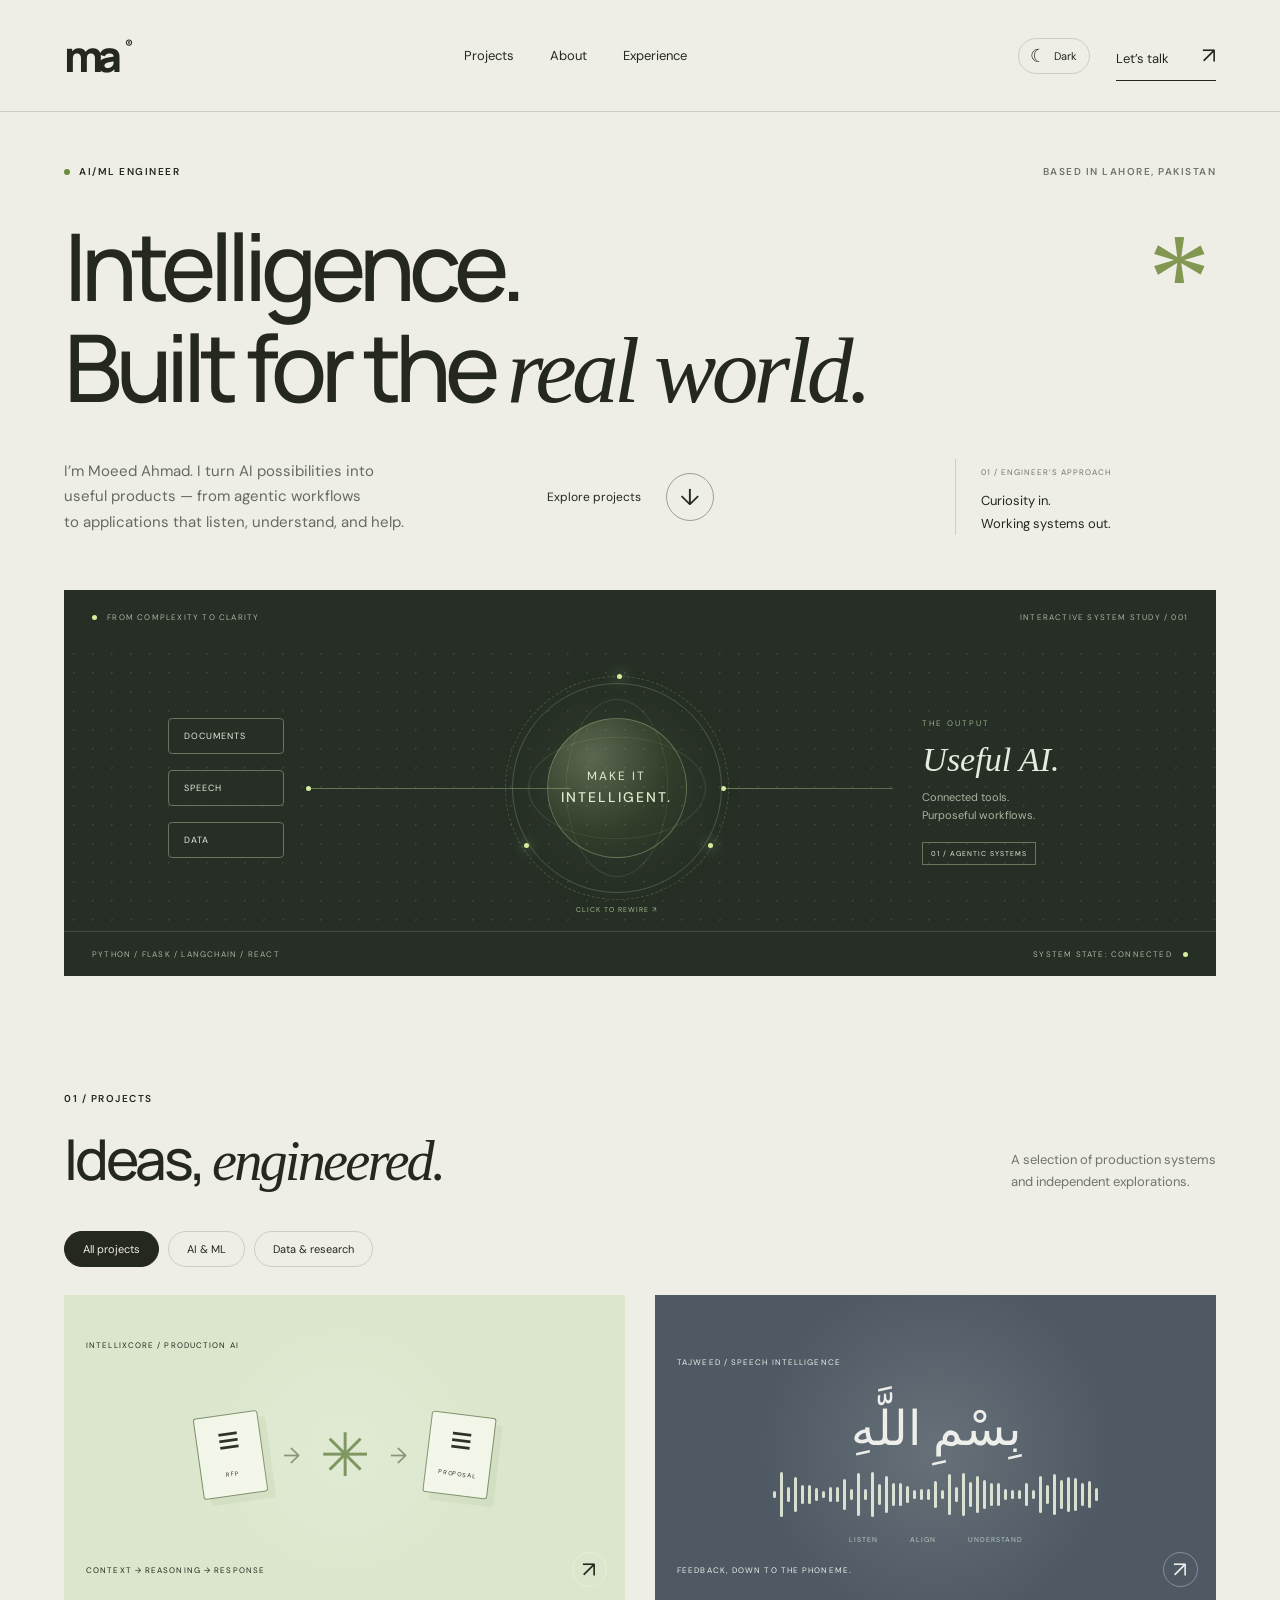
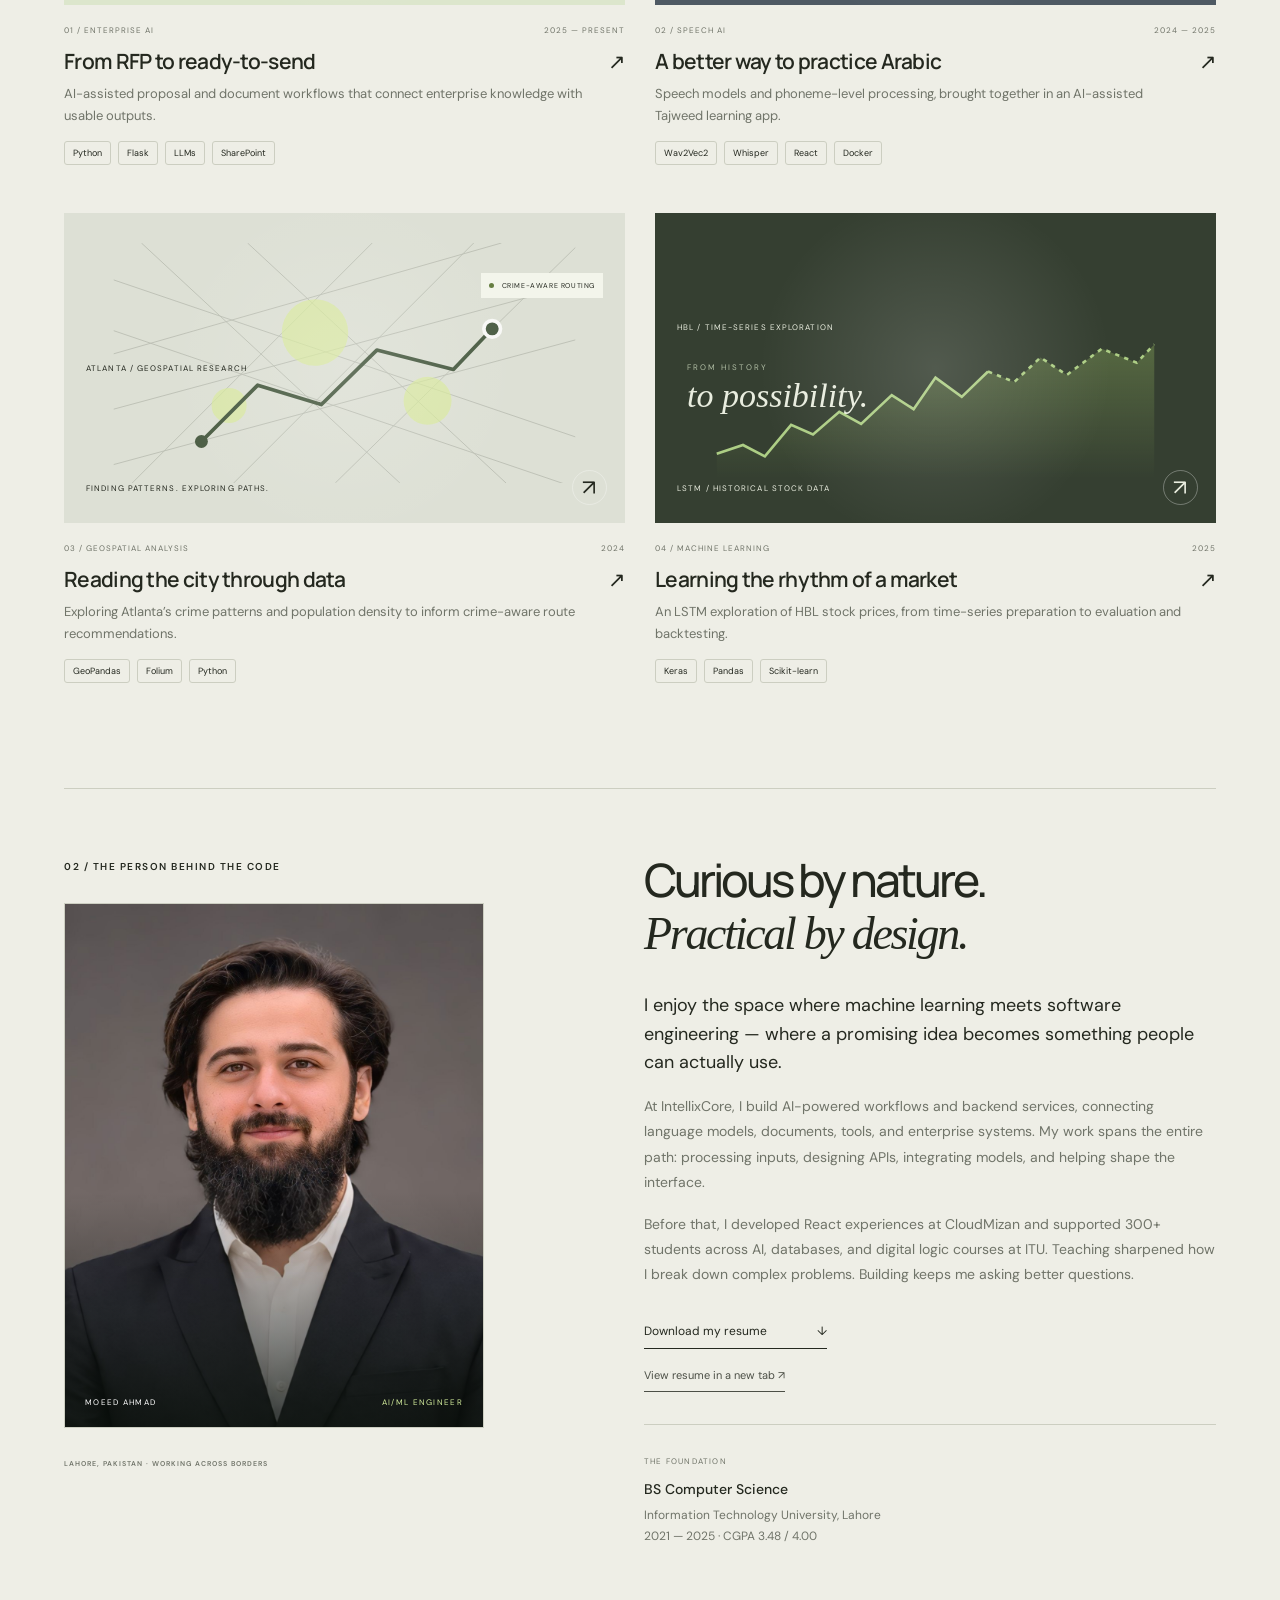
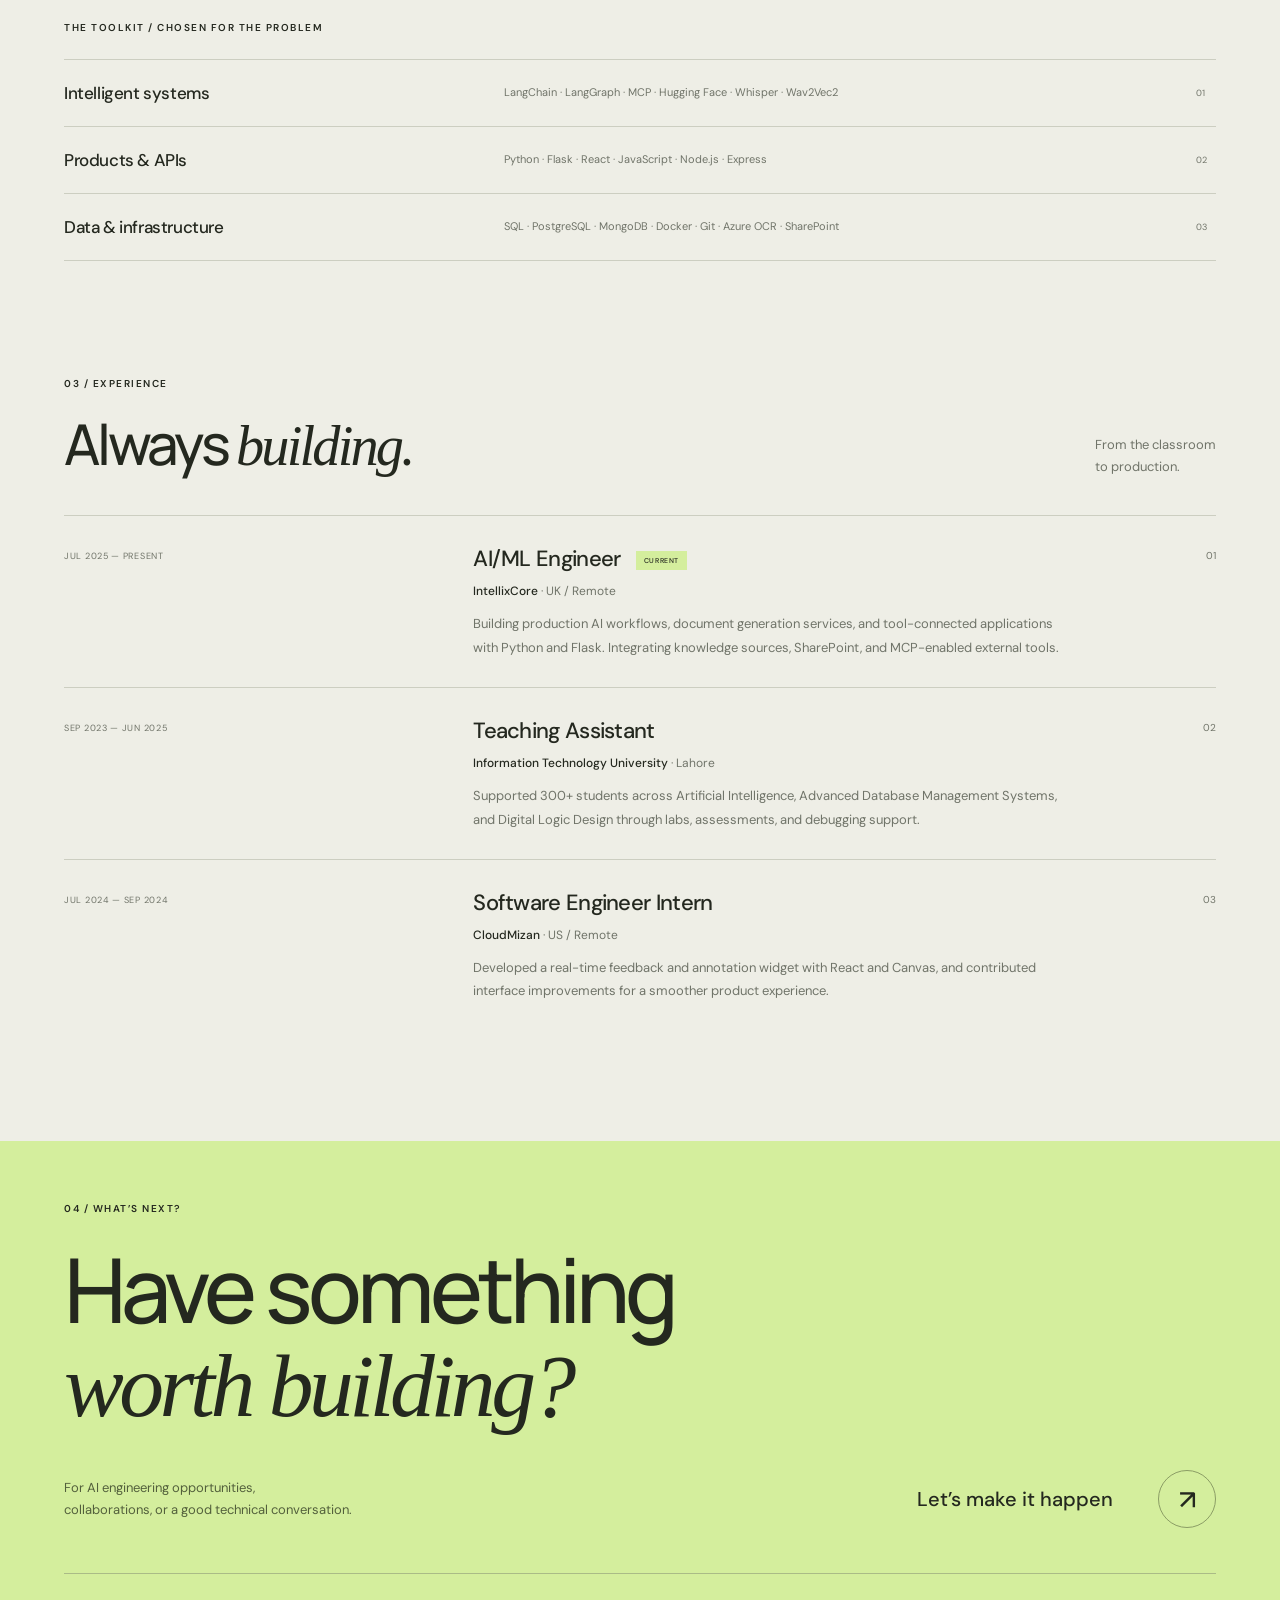
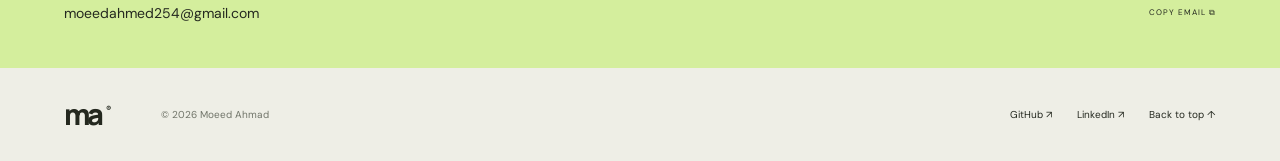
<file: index.html>
<!doctype html>
<html lang="en"><head><meta charset="utf-8"><meta name="viewport" content="width=device-width,initial-scale=1"><meta name="theme-color" content="#eeeee6"><meta name="description" content="Moeed Ahmad — AI/ML engineer building production AI workflows, intelligent backends, and human-centered applications."><title>Moeed Ahmad — AI/ML Engineer</title><script>try{const t=localStorage.getItem("portfolio-theme");document.documentElement.dataset.theme=t==="dark"||t==="light"?t:matchMedia("(prefers-color-scheme: dark)").matches?"dark":"light"}catch{document.documentElement.dataset.theme="light"}</script><link rel="stylesheet" href="style.css"><link rel="stylesheet" href="motion.css"></head>
<body><a class="skip" href="#work">Skip to projects</a><header><a class="logo" href="#" aria-label="Moeed Ahmad home">ma<span>®</span></a><nav aria-label="Main navigation"><a href="#work">Projects</a><a href="#about">About</a><a href="#experience">Experience</a></nav><div class="header-actions"><button id="theme-toggle" class="theme-toggle" type="button" aria-label="Switch to dark mode" aria-pressed="false"><span class="theme-icon" aria-hidden="true">☾</span><span class="theme-label">Dark</span></button><a class="nav-contact" href="mailto:moeedahmed254@gmail.com">Let’s talk <span>↗</span></a></div></header>
<main><section class="hero"><div class="eyebrow"><span class="status"></span> AI/ML ENGINEER <span class="place">BASED IN LAHORE, PAKISTAN</span></div><h1>Intelligence.<br>Built for the <span class="serif">real world.</span><span class="hero-dot">*</span></h1><div class="hero-bottom"><p>I’m Moeed Ahmad. I turn AI possibilities into<br class="desktop"> useful products — from agentic workflows<br class="desktop"> to applications that listen, understand, and help.</p><a class="circle-link" href="#work"><span>Explore projects</span><b>↓</b></a><div class="hero-note"><span>01 / ENGINEER’S APPROACH</span><p>Curiosity in.<br>Working systems out.</p></div></div>
<div class="system"><div class="system-top"><span><i></i> FROM COMPLEXITY TO CLARITY</span><span>INTERACTIVE SYSTEM STUDY / 001</span></div><div class="system-stage"><div class="input-stream"><span>DOCUMENTS</span><span>SPEECH</span><span>DATA</span></div><div class="wire wire-one"></div><div class="wire wire-two"></div><button class="core" aria-label="Change the system visualization mode"><span class="orb"></span><span class="core-label">MAKE IT<br><strong>INTELLIGENT.</strong></span><span class="core-hint">CLICK TO REWIRE ↗</span></button><div class="output"><span class="mini-label">THE OUTPUT</span><strong id="output-title">Useful AI.</strong><p id="output-copy">Connected tools.<br>Purposeful workflows.</p><span class="output-tag" id="output-tag">01 / AGENTIC SYSTEMS</span></div></div><div class="system-footer"><span>PYTHON / FLASK / LANGCHAIN / REACT</span><span id="mode-label">SYSTEM STATE: CONNECTED <i></i></span></div></div></section>
<section id="work" class="work section"><div class="section-head"><div><span class="eyebrow">01 / PROJECTS</span><h2>Ideas, <span class="serif">engineered.</span></h2></div><p>A selection of production systems<br>and independent explorations.</p></div><div class="filters" aria-label="Filter projects"><button class="active" data-filter="all" aria-pressed="true">All projects</button><button data-filter="ai" aria-pressed="false">AI & ML</button><button data-filter="data" aria-pressed="false">Data & research</button></div><div class="project-grid">
<article class="project" data-category="ai"><button class="project-art enterprise" data-project="0" aria-label="Read about enterprise AI workflows"><div class="art-caption">INTELLIXCORE / PRODUCTION AI</div><div class="workflow"><span class="doc">≡<small>RFP</small></span><span class="connector">→</span><span class="workflow-core">✳</span><span class="connector">→</span><span class="doc proposal">≡<small>PROPOSAL</small></span></div><div class="art-bottom"><span>CONTEXT → REASONING → RESPONSE</span><b>↗</b></div></button><div class="project-meta"><span>01 / ENTERPRISE AI</span><span>2025 — PRESENT</span></div><button class="project-title" data-project="0">From RFP to ready-to-send <span>↗</span></button><p>AI-assisted proposal and document workflows that connect enterprise knowledge with usable outputs.</p><div class="tags"><span>Python</span><span>Flask</span><span>LLMs</span><span>SharePoint</span></div></article>
<article class="project" data-category="ai"><button class="project-art speech" data-project="1" aria-label="Read about Arabic pronunciation trainer"><div class="art-caption">TAJWEED / SPEECH INTELLIGENCE</div><div class="arabic" lang="ar" dir="rtl">بِسْمِ اللَّهِ</div><div class="wave" aria-hidden="true"></div><div class="phonemes"><span>LISTEN</span><span>ALIGN</span><span>UNDERSTAND</span></div><div class="art-bottom"><span>FEEDBACK, DOWN TO THE PHONEME.</span><b>↗</b></div></button><div class="project-meta"><span>02 / SPEECH AI</span><span>2024 — 2025</span></div><button class="project-title" data-project="1">A better way to practice Arabic <span>↗</span></button><p>Speech models and phoneme-level processing, brought together in an AI-assisted Tajweed learning app.</p><div class="tags"><span>Wav2Vec2</span><span>Whisper</span><span>React</span><span>Docker</span></div></article>
<article class="project" data-category="data"><button class="project-art geo" data-project="2" aria-label="Read about Atlanta road crime analysis"><div class="art-caption">ATLANTA / GEOSPATIAL RESEARCH</div><svg class="map" viewBox="0 0 500 260" aria-hidden="true"><g fill="none" stroke="#b5b8ad" stroke-width="1"><path d="M0 40L500 210M0 95L500 265M30 0L310 260M145 0L425 260M280 0L20 260M390 0L130 260M500 5L240 260M0 180L500 45M0 240L500 105M0 120L420 0"/></g><g fill="#d7ed89" opacity=".65"><circle cx="218" cy="97" r="36"/><circle cx="340" cy="171" r="26"/><circle cx="125" cy="176" r="19"/></g><path d="M95 215L156 154L225 175L285 116L368 137L410 93" fill="none" stroke="#293e22" stroke-width="4" stroke-linejoin="round"/><circle cx="95" cy="215" r="7" fill="#293e22"/><circle cx="410" cy="93" r="9" fill="#293e22" stroke="#fff" stroke-width="4"/></svg><div class="map-key"><i></i> CRIME-AWARE ROUTING</div><div class="art-bottom"><span>FINDING PATTERNS. EXPLORING PATHS.</span><b>↗</b></div></button><div class="project-meta"><span>03 / GEOSPATIAL ANALYSIS</span><span>2024</span></div><button class="project-title" data-project="2">Reading the city through data <span>↗</span></button><p>Exploring Atlanta’s crime patterns and population density to inform crime-aware route recommendations.</p><div class="tags"><span>GeoPandas</span><span>Folium</span><span>Python</span></div></article>
<article class="project" data-category="data"><button class="project-art stock" data-project="3" aria-label="Read about HBL stock forecasting"><div class="art-caption">HBL / TIME-SERIES EXPLORATION</div><div class="chart-label"><span>FROM HISTORY</span><strong>to possibility.</strong></div><svg class="chart" viewBox="0 0 500 160" aria-hidden="true"><defs><linearGradient id="fade" x2="0" y2="1"><stop stop-color="#c1ed77" stop-opacity=".3"/><stop offset="1" stop-color="#c1ed77" stop-opacity="0"/></linearGradient></defs><path d="M0 130L30 120L55 133L85 97L110 108L140 82L165 96L200 63L225 79L250 43L280 65L310 36L340 48L370 20L400 40L440 10L480 26L500 5V160H0Z" fill="url(#fade)"/><path d="M0 130L30 120L55 133L85 97L110 108L140 82L165 96L200 63L225 79L250 43L280 65L310 36" fill="none" stroke="#ccf29a" stroke-width="3"/><path d="M310 36L340 48L370 20L400 40L440 10L480 26L500 5" fill="none" stroke="#ccf29a" stroke-width="3" stroke-dasharray="5 6"/></svg><div class="art-bottom"><span>LSTM / HISTORICAL STOCK DATA</span><b>↗</b></div></button><div class="project-meta"><span>04 / MACHINE LEARNING</span><span>2025</span></div><button class="project-title" data-project="3">Learning the rhythm of a market <span>↗</span></button><p>An LSTM exploration of HBL stock prices, from time-series preparation to evaluation and backtesting.</p><div class="tags"><span>Keras</span><span>Pandas</span><span>Scikit-learn</span></div></article></div></section>
<section id="about" class="about section"><div class="about-left"><span class="eyebrow">02 / THE PERSON BEHIND THE CODE</span><figure class="portrait"><img src="assets/moeed-ahmad.jpg" alt="Portrait of Moeed Ahmad" width="2048" height="1364" loading="lazy" decoding="async"><figcaption><span>MOEED AHMAD</span><span>AI/ML ENGINEER</span></figcaption></figure><span class="small-note">LAHORE, PAKISTAN · WORKING ACROSS BORDERS</span></div><div class="about-copy"><h2>Curious by nature.<br><span class="serif">Practical by design.</span></h2><p class="lead">I enjoy the space where machine learning meets software engineering — where a promising idea becomes something people can actually use.</p><p>At IntellixCore, I build AI-powered workflows and backend services, connecting language models, documents, tools, and enterprise systems. My work spans the entire path: processing inputs, designing APIs, integrating models, and helping shape the interface.</p><p>Before that, I developed React experiences at CloudMizan and supported 300+ students across AI, databases, and digital logic courses at ITU. Teaching sharpened how I break down complex problems. Building keeps me asking better questions.</p><a class="text-link" href="assets/resume.pdf" download="Moeed-Ahmad-Resume.pdf">Download my resume <span>↓</span></a><div class="education"><span>THE FOUNDATION</span><strong>BS Computer Science</strong><p>Information Technology University, Lahore<br>2021 — 2025 · CGPA 3.48 / 4.00</p></div></div></section>
<section class="toolkit section"><span class="eyebrow">THE TOOLKIT / CHOSEN FOR THE PROBLEM</span><div class="tool-row"><h3>Intelligent systems</h3><p>LangChain · LangGraph · MCP · Hugging Face · Whisper · Wav2Vec2</p><span>01</span></div><div class="tool-row"><h3>Products & APIs</h3><p>Python · Flask · React · JavaScript · Node.js · Express</p><span>02</span></div><div class="tool-row"><h3>Data & infrastructure</h3><p>SQL · PostgreSQL · MongoDB · Docker · Git · Azure OCR · SharePoint</p><span>03</span></div></section>
<section id="experience" class="experience section"><div class="section-head"><div><span class="eyebrow">03 / EXPERIENCE</span><h2>Always <span class="serif">building.</span></h2></div><p>From the classroom<br>to production.</p></div><div class="job"><span class="job-date">JUL 2025 — PRESENT</span><div><h3>AI/ML Engineer <span class="current">CURRENT</span></h3><h4>IntellixCore <span>· UK / Remote</span></h4><p>Building production AI workflows, document generation services, and tool-connected applications with Python and Flask. Integrating knowledge sources, SharePoint, and MCP-enabled external tools.</p></div><span class="job-number">01</span></div><div class="job"><span class="job-date">SEP 2023 — JUN 2025</span><div><h3>Teaching Assistant</h3><h4>Information Technology University <span>· Lahore</span></h4><p>Supported 300+ students across Artificial Intelligence, Advanced Database Management Systems, and Digital Logic Design through labs, assessments, and debugging support.</p></div><span class="job-number">02</span></div><div class="job"><span class="job-date">JUL 2024 — SEP 2024</span><div><h3>Software Engineer Intern</h3><h4>CloudMizan <span>· US / Remote</span></h4><p>Developed a real-time feedback and annotation widget with React and Canvas, and contributed interface improvements for a smoother product experience.</p></div><span class="job-number">03</span></div></section>
<section id="contact" class="contact"><span class="eyebrow">04 / WHAT’S NEXT?</span><h2>Have something<br><span class="serif">worth building?</span></h2><div class="contact-bottom"><p>For AI engineering opportunities,<br>collaborations, or a good technical conversation.</p><a href="mailto:moeedahmed254@gmail.com" class="contact-cta">Let’s make it happen <span>↗</span></a></div><div class="email-row"><a href="mailto:moeedahmed254@gmail.com">moeedahmed254@gmail.com</a><button id="copy-email" aria-label="Copy email address">COPY EMAIL ⧉</button><span id="copy-status" role="status"></span></div></section></main>
<footer><a class="logo" href="#">ma<span>®</span></a><p>© <span id="year">2026</span> Moeed Ahmad</p><div><a href="https://github.com/xxmoeedxx" target="_blank" rel="noopener noreferrer">GitHub ↗</a><a href="https://www.linkedin.com/in/xxmoeedxx" target="_blank" rel="noopener noreferrer">LinkedIn ↗</a><a href="#">Back to top ↑</a></div></footer>
<dialog id="project-dialog"><button class="close-dialog" aria-label="Close project details">✕</button><span class="eyebrow" id="dialog-label"></span><h2 id="dialog-title"></h2><p id="dialog-intro"></p><h3>The engineering</h3><ul id="dialog-list"></ul><div id="dialog-tags" class="tags"></div><a id="dialog-link" class="text-link" target="_blank" rel="noopener noreferrer">Explore the source ↗</a><p id="dialog-note" class="dialog-note"></p></dialog><script src="app.js"></script><script src="motion.js"></script></body></html>
</file>
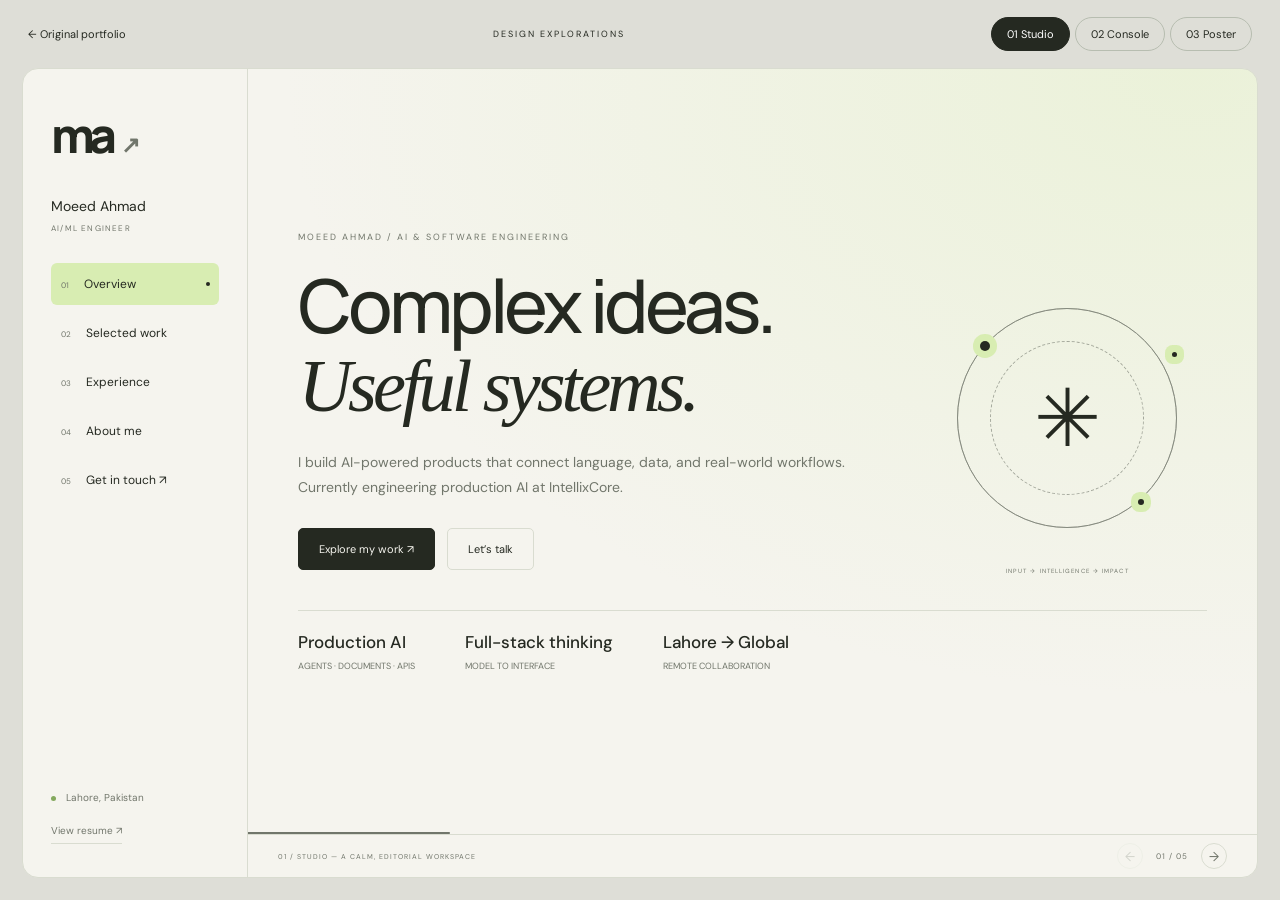
<file: explore.html>
<!doctype html><html lang="en"><head><meta charset="utf-8"><meta name="viewport" content="width=device-width,initial-scale=1"><title>Moeed Ahmad — Design explorations</title><link rel="stylesheet" href="explore.css"><link rel="stylesheet" href="motion.css"></head><body data-theme="studio"><div class="compare"><a href="index.html">← Original portfolio</a><span>DESIGN EXPLORATIONS</span><div role="group" aria-label="Choose design"><button data-theme="studio" aria-pressed="true">01 Studio</button><button data-theme="console" aria-pressed="false">02 Console</button><button data-theme="poster" aria-pressed="false">03 Poster</button></div></div><div class="shell"><aside><a class="brand" href="index.html">ma<span>↗</span></a><div class="identity">Moeed Ahmad<small>AI/ML ENGINEER</small></div><nav aria-label="Portfolio sections"><button data-page="overview" aria-current="page"><span>01</span> Overview</button><button data-page="work"><span>02</span> Selected work</button><button data-page="experience"><span>03</span> Experience</button><button data-page="about"><span>04</span> About me</button><button data-page="contact"><span>05</span> Get in touch ↗</button></nav><div class="aside-bottom"><span class="dot"></span> Lahore, Pakistan<br><a href="assets/resume.pdf" target="_blank" rel="noopener">View resume ↗</a></div></aside><main id="panel" tabindex="-1"></main><div class="bottom"><span id="concept">01 / STUDIO — A CALM, EDITORIAL WORKSPACE</span><span>PYTHON · AI SYSTEMS · FULL-STACK</span></div></div><script src="explore.js"></script><script src="motion.js"></script></body></html>
</file>
<file: style.css>
@import url('https://fonts.googleapis.com/css2?family=DM+Sans:wght@400;450;500;600;700&family=Manrope:wght@400;500;600;700;800&display=swap');
:root{--paper:#eeeee6;--ink:#24281f;--muted:#707469;--line:#cccec1;--lime:#d4ee9d;--dark:#262e25}*{box-sizing:border-box}html{scroll-behavior:smooth;scroll-padding-top:40px}body{margin:0;background:var(--paper);color:var(--ink);font-family:'DM Sans',Arial,sans-serif;font-size:16px}a{color:inherit;text-decoration:none}button{font:inherit;color:inherit;cursor:pointer}button,a{-webkit-tap-highlight-color:transparent}button:focus-visible,a:focus-visible{outline:3px solid #829e49;outline-offset:6px}header,main,footer{max-width:1600px;margin:auto}header{height:112px;padding:0 5%;display:flex;align-items:center;justify-content:space-between;border-bottom:1px solid var(--line)}.logo{font-family:'Manrope',Arial,sans-serif;font-size:43px;font-weight:800;letter-spacing:-6px;line-height:1}.logo span{font-size:12px;letter-spacing:0;vertical-align:top;display:inline-block;margin:5px 0 0 9px}nav{display:flex;gap:36px;font-size:13px}nav span{font-size:9px;vertical-align:super;margin-left:3px}.nav-contact{font-size:13px;border-bottom:1px solid;padding:10px 0}.nav-contact span{margin-left:30px;font-size:22px}.hero{padding:53px 5% 0}.eyebrow,.small-note{font-size:10px;font-weight:600;letter-spacing:1.5px}.hero .eyebrow{display:flex;align-items:center;gap:9px}.status{width:6px;height:6px;border-radius:50%;background:#6c8b3d}.place{margin-left:auto;color:var(--muted)}h1,h2,h3,p{margin:0}h1{font-family:'Manrope',Arial,sans-serif;font-size:clamp(64px,7.3vw,116px);line-height:1.08;letter-spacing:-6px;font-weight:500;margin:37px 0 37px;position:relative}.serif{font-family:Georgia,'Times New Roman',serif;font-weight:400;font-style:italic;letter-spacing:-.05em}.hero-dot{display:inline-block;font-family:Georgia,serif;color:#829752;font-size:125px;position:absolute;right:1%;top:0;line-height:1}.hero-bottom{display:grid;grid-template-columns:1.2fr 1fr .7fr;align-items:center;gap:35px;margin-bottom:55px}.hero-bottom p{font-size:15px;line-height:1.7;color:#666b60}.circle-link{display:flex;align-items:center;gap:25px;font-size:12px}.circle-link b{display:grid;place-items:center;border:1px solid #9ca18f;width:48px;height:48px;border-radius:50%;font-size:23px;font-weight:400;transition:.3s}.circle-link:hover b{background:var(--lime);transform:translateY(5px)}.hero-note{border-left:1px solid var(--line);padding-left:25px}.hero-note>span{font-size:8px;letter-spacing:1px;color:var(--muted)}.hero-note p{font-size:13px;margin-top:10px;color:var(--ink)}.system{background:var(--dark);color:#e6ebdd;position:relative;overflow:hidden}.system-top,.system-footer{display:flex;justify-content:space-between;align-items:center;padding:22px 28px;font-size:8px;letter-spacing:1.2px;color:#a9b3a0}.system-top i,.system-footer i{display:inline-block;width:5px;height:5px;background:var(--lime);border-radius:50%;margin-right:7px}.system-footer{border-top:1px solid #434c40;padding:17px 28px}.system-footer i{margin:0 0 0 8px}.system-stage{height:287px;position:relative;display:flex;align-items:center;justify-content:space-between;padding:0 9%;background-image:radial-gradient(#8e9d8030 1px,transparent 1px);background-size:19px 19px}.input-stream{display:grid;gap:16px;z-index:1}.input-stream span{width:116px;border:1px solid #68745e;border-radius:4px;padding:11px 15px;font-size:9px;letter-spacing:1px;background:var(--dark)}.core{position:absolute;left:48%;top:50%;transform:translate(-50%,-50%);width:210px;height:210px;border:1px solid #7a8b6970;border-radius:50%;background:transparent;display:grid;place-items:center;color:#e1eccf}.core:before,.core:after{content:'';position:absolute;inset:15px;border:1px solid #8ca66a40;border-radius:50%;transform:rotateX(55deg) rotateZ(-30deg)}.core:after{transform:rotateY(55deg) rotateZ(30deg)}.orb{width:140px;height:140px;background:radial-gradient(circle at 32% 28%,#d2e5b050,#8caf5620 55%,#111b1200);border:1px solid #99b47970;border-radius:50%;position:absolute;box-shadow:0 0 70px #b0d87a18;transition:1s}.core:hover .orb{transform:scale(1.12);box-shadow:0 0 70px #b0d87a40}.core-label{font-size:12px;line-height:1.6;letter-spacing:2px;z-index:1}.core-label strong{font-size:14px;font-weight:500}.core-hint{position:absolute;bottom:-22px;font-size:7px;letter-spacing:1px;color:#a4b98a}.output{width:190px;z-index:1}.mini-label{font-size:8px;letter-spacing:2px;color:#9aac88}.output strong{display:block;font-family:Georgia,serif;font-style:italic;font-size:34px;font-weight:400;margin:10px 0}.output p{font-size:11px;color:#abb5a1;line-height:1.6}.output-tag{display:inline-block;font-size:7px;letter-spacing:1px;border:1px solid #66765a;padding:6px 8px;margin-top:18px}.wire{position:absolute;height:1px;background:linear-gradient(90deg,#687a51,#d0e4ae50);width:23%;left:21%;top:50%}.wire-two{left:57%;width:15%}.section{margin:0 5%;padding-top:110px}.section-head{display:flex;justify-content:space-between;align-items:end;margin-bottom:37px}h2{font-family:'Manrope',Arial,sans-serif;font-size:clamp(38px,4.4vw,66px);font-weight:500;letter-spacing:-3px;line-height:1.14}.section-head h2{margin-top:20px}.section-head>p{font-size:13px;line-height:1.7;color:var(--muted)}.filters{display:flex;gap:9px;margin-bottom:28px}.filters button{border:1px solid var(--line);border-radius:30px;background:none;padding:10px 18px;font-size:11px}.filters button.active{background:var(--ink);color:var(--paper);border-color:var(--ink)}sup{font-size:8px;margin-left:6px}.project-grid{display:grid;grid-template-columns:1fr 1fr;gap:48px 30px}.project[hidden]{display:none}.project-art{height:310px;display:block;width:100%;border:0;text-align:left;position:relative;overflow:hidden;padding:22px;transition:filter .3s}.project-art:hover{filter:brightness(1.04)}.art-caption,.art-bottom{font-size:8px;letter-spacing:1.1px}.art-caption{position:relative;z-index:1}.art-bottom{position:absolute;bottom:18px;left:22px;right:18px;display:flex;justify-content:space-between;align-items:center}.art-bottom b{font-size:22px;font-weight:400;width:35px;height:35px;display:grid;place-items:center;border-radius:50%;border:1px solid #ffffff50;transition:transform .3s}.project-art:hover b{transform:rotate(45deg)}.enterprise{background:#dce6cc}.workflow{display:flex;align-items:center;justify-content:center;gap:20px;height:210px}.doc{width:65px;height:82px;border:1px solid #7c8e68;background:#f2f6e8;border-radius:3px;display:grid;place-items:center;font-size:38px;line-height:1;transform:rotate(-8deg);box-shadow:7px 7px 0 #a7b78f30}.doc small{font-size:6px;letter-spacing:1px;margin-bottom:12px}.proposal{transform:rotate(7deg)}.workflow-core{font-size:60px;color:#6b8748;transition:transform 1s}.enterprise:hover .workflow-core{transform:rotate(90deg)}.connector{color:#7a8a67;font-size:22px}.speech{background:#4e5963;color:#ecede8}.arabic{text-align:center;font-family:Georgia,serif;font-size:48px;margin-top:33px}.wave{height:48px;display:flex;gap:4px;justify-content:center;align-items:center;margin-top:15px}.wave i{width:3px;border-radius:2px;background:#d8dfcf;transition:height .5s}.speech:hover .wave i{animation:pulse 1s ease-in-out infinite alternate}.phonemes{display:flex;justify-content:center;gap:32px;font-size:7px;letter-spacing:1px;color:#b6c6bc;margin-top:16px}.geo{background:#dde0d5}.map{position:absolute;inset:30px 0 0;width:100%;height:240px;opacity:.8;transition:transform 1s}.geo:hover .map{transform:scale(1.08)}.map-key{position:absolute;right:22px;top:60px;font-size:7px;background:#f3f5eb;padding:8px;letter-spacing:.6px}.map-key i{display:inline-block;background:#657d40;width:5px;height:5px;border-radius:50%;margin-right:5px}.stock{background:#353f31;color:#e9eddf}.chart-label{margin:30px 0 0 10px}.chart-label span{font-size:8px;letter-spacing:2px;display:block;color:#b0bda4}.chart-label strong{font-family:Georgia,serif;font-style:italic;font-size:34px;font-weight:400;display:block;margin-top:5px}.chart{position:absolute;left:0;bottom:43px;width:100%;height:140px;opacity:.8;transition:transform 1s}.stock:hover .chart{transform:translateY(-8px)}.project-meta{display:flex;justify-content:space-between;font-size:8px;letter-spacing:1px;color:var(--muted);margin-top:20px}.project-title{display:flex;justify-content:space-between;width:100%;border:0;background:none;padding:12px 0 8px;text-align:left;font-family:'Manrope',Arial,sans-serif;font-size:21px;font-weight:600;letter-spacing:-.7px}.project-title span{font-weight:400}.project>p{font-size:13px;color:var(--muted);line-height:1.7;max-width:95%}.tags{display:flex;gap:7px;flex-wrap:wrap;margin-top:14px}.tags span{font-size:9px;border:1px solid var(--line);padding:5px 8px;border-radius:3px}.about{display:grid;grid-template-columns:1fr 1.1fr;gap:60px;margin-top:105px;border-top:1px solid var(--line);padding-top:65px}.monogram{height:310px;font-family:'Manrope',Arial,sans-serif;font-size:220px;letter-spacing:-35px;font-weight:800;line-height:1.2;position:relative;overflow:hidden;color:#b2b99d}.monogram span{color:#7d8b61}.monogram b{font-size:90px;position:absolute;right:40px;top:40px;color:var(--ink);font-weight:400}.small-note{font-size:7px;color:var(--muted);letter-spacing:1px}.about h2{font-size:46px;margin-bottom:30px}.about-copy>p{font-size:14px;line-height:1.8;color:var(--muted);margin-bottom:17px}.about-copy>p.lead{font-size:18px;line-height:1.6;color:var(--ink)}.text-link{display:inline-flex;gap:50px;padding:9px 0;border-bottom:1px solid var(--ink);font-size:12px;margin-top:10px}.education{margin-top:32px;border-top:1px solid var(--line);padding-top:23px}.education>span{font-size:8px;letter-spacing:1.2px;color:var(--muted)}.education strong{display:block;font-size:14px;font-weight:500;margin:11px 0 7px}.education p{font-size:12px;line-height:1.7;color:var(--muted)}.toolkit{padding-top:75px}.toolkit>.eyebrow{display:block;margin-bottom:25px}.tool-row{display:grid;grid-template-columns:1fr 1.6fr 20px;gap:20px;border-top:1px solid var(--line);padding:22px 0;align-items:center}.tool-row:last-child{border-bottom:1px solid var(--line)}.tool-row h3{font-size:17px;font-weight:500;letter-spacing:-.4px}.tool-row p{font-size:11px;line-height:1.8;color:var(--muted)}.tool-row>span{font-size:9px;color:var(--muted)}.experience{padding-bottom:110px}.job{border-top:1px solid var(--line);padding:28px 0;display:grid;grid-template-columns:1fr 1.8fr 30px;gap:30px}.job-date{font-size:9px;letter-spacing:.7px;padding-top:6px;color:var(--muted)}.job h3{font-size:22px;font-weight:500;letter-spacing:-.7px}.current{font-size:7px;background:var(--lime);padding:5px 8px;letter-spacing:.6px;vertical-align:middle;margin-left:10px}.job h4{font-size:12px;margin:10px 0 13px;font-weight:500}.job h4 span{color:var(--muted);font-weight:400}.job p{font-size:13px;color:var(--muted);line-height:1.8;max-width:600px}.job-number{font-size:10px;color:var(--muted);text-align:right;padding-top:5px}.contact{background:var(--lime);padding:55px 5% 40px}.contact h2{font-size:clamp(60px,7vw,104px);line-height:1.04;letter-spacing:-5px;margin-top:25px}.contact-bottom{display:flex;justify-content:space-between;align-items:center;margin-top:38px;gap:25px}.contact-bottom p{font-size:13px;line-height:1.7;color:#53603c}.contact-cta{font-size:20px;font-weight:500;display:flex;gap:45px;align-items:center}.contact-cta span{display:grid;place-items:center;border:1px solid #8b9d65;border-radius:50%;height:58px;width:58px;font-size:27px;transition:.3s}.contact-cta:hover span{background:var(--ink);color:var(--lime)}.email-row{border-top:1px solid #aabb87;margin-top:45px;padding-top:23px;display:flex;align-items:center;gap:25px}.email-row>a{font-size:14px}.email-row button{font-size:8px;letter-spacing:1px;background:none;border:0;margin-left:auto;padding:10px 0}.email-row [role=status]{font-size:10px}.email-row [role=status]:empty{display:none}footer{padding:32px 5%;display:flex;align-items:center;gap:50px}footer .logo{font-size:29px;letter-spacing:-4px}footer .logo span{font-size:8px;margin-left:6px}footer p{font-size:10px;color:var(--muted)}footer>div{margin-left:auto;display:flex;gap:25px;font-size:10px}dialog{border:1px solid var(--line);background:var(--paper);color:var(--ink);max-width:680px;width:calc(100% - 32px);padding:50px;max-height:85vh}dialog::backdrop{background:#152011aa;backdrop-filter:blur(8px)}.close-dialog{position:absolute;right:18px;top:15px;border:0;background:none;padding:8px}dialog h2{font-size:38px;margin:22px 0}dialog>p,dialog li{font-size:14px;line-height:1.8;color:var(--muted)}dialog h3{font-size:14px;margin-top:25px}dialog ul{padding-left:19px}dialog li{margin:9px 0}dialog .text-link{margin-top:26px}.dialog-note{margin-top:20px;font-size:11px!important}.skip{position:absolute;left:10px;top:-100px;padding:15px;background:var(--ink);color:var(--paper);z-index:10}.skip:focus{top:10px}@keyframes pulse{to{transform:scaleY(.4)}}
@media(min-width:1600px){h1{font-size:116px}}@media(max-width:900px){h1{letter-spacing:-4px}.hero-dot{font-size:80px;right:0;top:12px}.hero-bottom{grid-template-columns:1.3fr 1fr}.hero-note{display:none}.system-stage{padding:0 6%;height:260px}.output{width:145px}.core{width:175px;height:175px}.orb{width:120px;height:120px}.input-stream span{width:95px}.project-art{height:270px}.workflow{gap:10px;height:170px}.doc{width:52px;height:70px}.workflow-core{font-size:45px}.project-title{font-size:18px}.about{gap:30px}.about h2{font-size:36px}.monogram{font-size:170px;height:250px}.monogram b{font-size:65px;right:10px}.job{grid-template-columns:.7fr 1.6fr 20px}.tool-row{grid-template-columns:1fr 1.5fr 15px}.contact-cta{gap:20px;font-size:17px}}
@media(max-width:600px){header{height:83px;padding:0 6%}.logo{font-size:36px}nav{gap:18px;font-size:11px}nav a:last-child{display:none}.nav-contact{font-size:11px}.nav-contact span{margin-left:9px;font-size:16px}.hero{padding:32px 6% 0}.hero .eyebrow{font-size:8px}.place{font-size:6px;letter-spacing:.7px}h1{font-size:57px;letter-spacing:-3.8px;margin-top:31px;line-height:1.07}.hero-dot{display:none}.hero-bottom{grid-template-columns:1fr;gap:24px;margin-bottom:33px}.hero-bottom p{font-size:13px}.circle-link{justify-content:space-between;font-size:11px}.circle-link b{width:38px;height:38px}.system-top{padding:15px;font-size:6px;letter-spacing:.6px}.system-top>span:last-child{display:none}.system-stage{height:315px;padding:0 18px;align-items:flex-start}.input-stream{padding-top:20px;gap:11px}.input-stream span{width:76px;font-size:7px;padding:9px}.core{width:150px;height:150px;left:66%;top:93px}.orb{width:105px;height:105px}.core-label{font-size:10px;letter-spacing:1px}.core-label strong{font-size:11px}.core-hint{font-size:6px;bottom:-20px}.output{position:absolute;bottom:21px;left:20px;width:auto;right:20px;border-top:1px solid #65745760;padding-top:15px;display:grid;grid-template-columns:1fr 1fr;gap:0}.output .mini-label{grid-column:1;font-size:6px}.output strong{font-size:25px;grid-column:1;margin:6px 0 0}.output p{grid-column:2;grid-row:1/3;font-size:10px;padding-top:4px}.output-tag{display:none}.wire-one{left:22%;top:95px;width:38%}.wire-two{display:none}.system-footer{padding:13px 15px;font-size:5px;letter-spacing:.5px}.section{margin:0 6%;padding-top:65px}.section-head{align-items:start;margin-bottom:25px}.section-head>p{display:none}h2{font-size:38px;letter-spacing:-2px}.section-head h2{margin-top:14px}.eyebrow{font-size:8px;letter-spacing:1.1px}.filters{gap:6px;margin-bottom:20px}.filters button{font-size:10px;padding:9px 13px}.project-grid{grid-template-columns:1fr;gap:35px}.project-art{height:285px}.workflow{height:190px;gap:17px}.project-title{font-size:20px}.project>p{font-size:12px}.project-meta{margin-top:16px;font-size:7px}.about{grid-template-columns:1fr;gap:25px;margin-top:60px;padding-top:30px}.monogram{display:none}.small-note{display:block;margin-top:12px;font-size:6px}.about h2{font-size:39px;margin-bottom:22px}.about-copy>p.lead{font-size:17px}.about-copy>p{font-size:13px}.tool-row{grid-template-columns:1fr 15px;gap:9px;padding:20px 0}.tool-row h3{font-size:17px}.tool-row p{grid-row:2;grid-column:1;font-size:11px}.tool-row>span{grid-column:2;grid-row:1}.job{grid-template-columns:1fr 20px;gap:13px;padding:23px 0}.job-date{grid-column:1;font-size:8px}.job>div{grid-column:1;grid-row:2}.job-number{grid-column:2;grid-row:1}.job h3{font-size:20px}.job h4{font-size:11px}.job p{font-size:12px}.experience{padding-bottom:60px}.contact{padding:35px 6% 28px}.contact h2{font-size:56px;letter-spacing:-3px;margin-top:23px}.contact-bottom{align-items:start;flex-direction:column;margin-top:25px;gap:22px}.contact-bottom p{font-size:12px}.contact-cta{justify-content:space-between;width:100%;font-size:17px}.contact-cta span{width:46px;height:46px;font-size:23px}.email-row{margin-top:25px;gap:10px;flex-wrap:wrap;padding-top:16px}.email-row>a{font-size:11px}.email-row button{font-size:6px}footer{padding:27px 6%;gap:20px;flex-wrap:wrap}footer p{font-size:9px}footer>div{width:100%;margin:4px 0 0;justify-content:space-between;font-size:10px}dialog{padding:40px 25px}dialog h2{font-size:31px}dialog>p,dialog li{font-size:13px}}
@media(prefers-reduced-motion:reduce){html{scroll-behavior:auto}*,*:before,*:after{animation:none!important;transition:none!important}}
[hidden]{display:none!important}
.contact-options{display:grid;gap:10px;margin-top:25px}.contact-options>a,.contact-options>button{text-align:left;border:1px solid var(--line);background:transparent;padding:15px;font-size:14px}.contact-options>a:hover,.contact-options>button:hover{background:var(--lime)}.resume-fallback{display:flex;width:max-content;font-size:11px;opacity:.8}.design-link{display:block;background:#24281f;color:#d4ee9d;text-align:center;padding:13px;font-size:12px;letter-spacing:.5px}
.header-actions{display:flex;align-items:center;gap:26px}.theme-toggle{display:flex;align-items:center;gap:7px;padding:8px 11px;border:1px solid var(--line);background:transparent;border-radius:30px;font-size:11px;transition:background .25s,color .25s}.theme-toggle:hover{background:var(--ink);color:var(--paper)}.theme-icon{font-size:18px;line-height:1}.theme-label{min-width:25px}.theme-toggle:active{transform:scale(.96)}
html[data-theme=dark]{color-scheme:dark;--paper:#171c17;--ink:#e8ecdf;--muted:#a7af9e;--line:#3c4637;--lime:#c5df99;--dark:#20291e}html[data-theme=light]{color-scheme:light}
html[data-theme=dark] .hero-bottom p,html[data-theme=dark] .hero-note>span{color:var(--muted)}html[data-theme=dark] .hero-note p{color:var(--ink)}html[data-theme=dark] .hero-dot{color:#b2cf8c}html[data-theme=dark] .status{background:#b2cf8c}html[data-theme=dark] .circle-link:hover b{color:#24281f}html[data-theme=dark] .monogram{color:#56654a}html[data-theme=dark] .monogram span{color:#94aa76}html[data-theme=dark] .current{color:#24281f}html[data-theme=dark] .project-art{color:#24281f}html[data-theme=dark] .speech,html[data-theme=dark] .stock{color:#ecede8}html[data-theme=dark] .contact{color:#24281f}html[data-theme=dark] .contact-cta:hover span{background:#24281f;color:#d4ee9d}html[data-theme=dark] .contact-options>a:hover,html[data-theme=dark] .contact-options>button:hover{color:#24281f}html[data-theme=dark] dialog::backdrop{background:#070d08b8}html[data-theme=dark] .filters button.active{background:var(--lime);border-color:var(--lime);color:#24281f}html[data-theme=dark] .project-art:focus-visible{outline-color:#c5df99}
@media(max-width:600px){.header-actions{gap:13px}.theme-label{display:none}.theme-toggle{width:32px;height:32px;justify-content:center;padding:0}.theme-icon{font-size:18px}header nav{gap:14px}header .logo{font-size:32px}header .nav-contact span{margin-left:3px}header .nav-contact{font-size:10px}}
.portrait{position:relative;margin:28px 0 22px;max-width:420px;aspect-ratio:4/5;overflow:hidden;background:#625b56;border:1px solid var(--line)}.portrait img{display:block;width:100%;height:100%;object-fit:cover;object-position:50% 35%;transition:transform 1.2s cubic-bezier(.22,1,.36,1)}.portrait:hover img{transform:scale(1.025)}.portrait:after{content:'';position:absolute;inset:55% 0 0;background:linear-gradient(transparent,#0b120cc2);pointer-events:none}.portrait figcaption{position:absolute;bottom:20px;left:20px;right:20px;display:flex;justify-content:space-between;gap:12px;color:#fff;z-index:1;font-size:8px;letter-spacing:1.3px}.portrait figcaption span:last-child{color:#d4ee9d}html[data-theme=dark] .portrait{border-color:#56654a}@media(max-width:900px) and (min-width:601px){.portrait figcaption{left:14px;right:14px;font-size:6px;letter-spacing:1px}}@media(max-width:600px){.portrait{max-width:100%;aspect-ratio:1/1;margin-top:22px;margin-bottom:18px}.portrait img{object-position:50% 30%}.portrait figcaption{bottom:18px;left:18px;right:18px;font-size:7px}}@media(prefers-reduced-motion:reduce){.portrait img{transition:none}.portrait:hover img{transform:none}}
</file>
<file: motion.css>
:root{--motion-ease:cubic-bezier(.22,1,.36,1)}.reading-progress{position:fixed;top:0;left:0;right:0;height:3px;background:#7f9a4d;transform:scaleX(0);transform-origin:left;z-index:100;pointer-events:none}.project-art,.card,.symbol,.system{transition:transform .65s var(--motion-ease),box-shadow .65s var(--motion-ease);will-change:transform}.project-art:after,.card:after{content:'';position:absolute;inset:0;background:radial-gradient(circle at var(--mx,50%) var(--my,50%),#ffffff24,transparent 55%);pointer-events:none}.card{position:relative}.project-title span,.text-link span,.nav-contact span{transition:transform .45s var(--motion-ease)}.project-title:hover span,.text-link:hover span,.nav-contact:hover span{transform:translate(3px,-3px)}.orbit-particles{position:absolute;inset:-8px;border:1px dashed #adc78d40;border-radius:50%;animation:orbit 22s linear infinite;pointer-events:none}.orbit-particles i{position:absolute;width:5px;height:5px;border-radius:50%;background:#d4ee9d;box-shadow:0 0 14px #c0e99c;left:50%;top:-3px}.orbit-particles i:nth-child(2){left:8%;top:75%}.orbit-particles i:nth-child(3){left:91%;top:75%}.wire:after{content:'';position:absolute;top:-2px;width:5px;height:5px;background:#d4ee9d;border-radius:50%;animation:signal 3s ease-in-out infinite}.wire-two:after{animation-delay:1s}.hero-dot{animation:asterisk-turn 25s linear infinite}.contact-cta:hover span{transform:rotate(45deg)}
@keyframes orbit{to{transform:rotate(360deg)}}@keyframes signal{0%{left:0;opacity:0}20%{opacity:1}85%{opacity:1}100%{left:100%;opacity:0}}@keyframes asterisk-turn{to{rotate:360deg}}
/* Each design has its own motion language, while sharing navigation semantics. */
.shell{position:relative}.shell:after{content:'';position:absolute;left:225px;bottom:43px;height:2px;width:calc((100% - 225px) * .2);background:var(--muted);transform:scaleX(1);transform-origin:left;pointer-events:none;transition:width .7s var(--motion-ease)}.bottom{gap:20px}.bottom>span:nth-child(2){display:none}.page-controls{display:flex;gap:13px;align-items:center;margin-left:auto;white-space:nowrap}.page-controls span{font-size:8px;font-variant-numeric:tabular-nums}.page-controls button{border:1px solid var(--line);border-radius:50%;width:26px;height:26px;background:transparent;font-size:13px;transition:background .3s,transform .3s}.page-controls button:hover:not(:disabled){background:var(--accent);transform:scale(1.12)}.page-controls button:disabled{opacity:.25;cursor:default}nav button{position:relative;transition:background .45s var(--motion-ease),color .45s,transform .45s var(--motion-ease)}nav button:hover{transform:translateX(4px)}nav button[aria-current=page]:after{content:'';position:absolute;right:9px;top:50%;width:4px;height:4px;border-radius:50%;background:currentColor;transform:translateY(-50%)}.action{transition:transform .35s var(--motion-ease),background .35s,box-shadow .35s}.action:hover{transform:translateY(-3px);box-shadow:0 6px 16px #00000012}.symbol{border:0!important;background:none!important;overflow:visible;position:relative}.symbol:before,.symbol:after{display:none}.sculpture{position:absolute;inset:4%;transform-style:preserve-3d;perspective:600px;animation:sculpture-float 7s ease-in-out infinite}.sculpture-ring{position:absolute;inset:7%;border:1px solid var(--muted);border-radius:50%;opacity:.6}.r1{animation:ring-one 18s linear infinite}.r2{animation:ring-two 23s linear infinite reverse}.r3{inset:20%;border-style:dashed;animation:orbit 45s linear infinite}.sculpture-center{position:absolute;inset:0;display:grid;place-items:center;font-size:80px!important;animation:orbit 50s linear infinite;color:var(--ink)}.satellite{position:absolute;width:10px;height:10px;border-radius:50%;background:var(--ink);box-shadow:0 0 0 7px var(--accent)}.s1{top:20%;left:16%}.s2{bottom:16%;right:20%;width:6px;height:6px}.s3{top:24%;right:7%;width:5px;height:5px}.sculpture-caption{position:absolute;bottom:-18px;font-size:6px;letter-spacing:1.1px;color:var(--muted);white-space:nowrap}.symbol:hover .sculpture-center{animation-duration:12s}.shell{background-image:radial-gradient(ellipse at 95% 0%,color-mix(in srgb,var(--accent) 35%,transparent),transparent 55%)}
body[data-theme=console] .sculpture-ring{border-radius:4px;border-color:#86d8ab}body[data-theme=console] .r1{animation:console-orbit 18s linear infinite}body[data-theme=console] .r2{animation:console-orbit 26s linear infinite reverse}body[data-theme=console] main{position:relative}body[data-theme=console] main:after{content:'';position:absolute;inset:0;pointer-events:none;background:linear-gradient(transparent 0%,#8bd6ad0c 49%,#8bd6ad30 50%,transparent 52%);background-size:100% 200%;animation:scan 8s linear infinite;opacity:.5}body[data-theme=console] .card:hover{box-shadow:inset 3px 0 #9fedbd}body[data-theme=console] .sculpture-caption{font-family:monospace;color:#9fedbd}
body[data-theme=poster] .sculpture{background:#d96346;inset:0;animation:poster-float 8s ease-in-out infinite}body[data-theme=poster] .sculpture-ring{border-color:#f9e9db;opacity:.7;border-width:2px}body[data-theme=poster] .sculpture-center{color:#f9e9db;font-size:95px!important}body[data-theme=poster] .satellite{background:#f9e9db;box-shadow:none}body[data-theme=poster] .sculpture-caption{bottom:-28px}body[data-theme=poster] nav button:hover{transform:translateY(-3px)}body[data-theme=poster] .shell:after{left:0;width:20%}
@keyframes sculpture-float{50%{transform:translateY(-10px) rotate(6deg)}}@keyframes ring-one{from{transform:rotateZ(-30deg) rotateY(60deg) rotate(0)}to{transform:rotateZ(-30deg) rotateY(60deg) rotate(360deg)}}@keyframes ring-two{from{transform:rotateZ(30deg) rotateX(60deg) rotate(0)}to{transform:rotateZ(30deg) rotateX(60deg) rotate(360deg)}}@keyframes console-orbit{from{transform:rotateX(55deg) rotateZ(0)}to{transform:rotateX(55deg) rotateZ(360deg)}}@keyframes scan{from{background-position:0 200%}to{background-position:0 0}}@keyframes poster-float{0%,100%{transform:rotate(-5deg)}50%{transform:rotate(5deg) translateY(-8px)}}
::view-transition-old(root){animation:design-out .35s ease both}::view-transition-new(root){animation:design-in .65s var(--motion-ease) both}@keyframes design-out{to{opacity:0;transform:scale(.985);filter:blur(3px)}}@keyframes design-in{from{opacity:0;transform:scale(1.015);filter:blur(3px)}to{opacity:1;transform:scale(1);filter:blur(0)}}
@media(max-width:900px){.shell:after{left:180px;width:calc((100% - 180px)*.2)}}@media(max-width:600px){.shell:after{display:none}.bottom{flex-wrap:wrap;gap:12px}.page-controls{margin-left:0;width:100%;justify-content:space-between}nav button[aria-current=page]:after{display:none}.project-art,.card{will-change:auto}}
@media(prefers-reduced-motion:reduce){*,*:before,*:after{animation:none!important;transition:none!important;scroll-behavior:auto!important}.project-art,.card,.symbol,.system{transform:none!important}::view-transition-group(*),::view-transition-old(*),::view-transition-new(*){animation:none!important}}
.shell:after{width:calc(100% - 225px);transform:scaleX(var(--section-scale,.2));transition:transform .7s var(--motion-ease)}body[data-theme=poster] .shell:after{width:100%;transform:scaleX(var(--section-scale,.2))}@media(min-width:601px) and (max-width:900px){.shell:after{width:calc(100% - 180px)}}
</file>
<file: explore.css>
@import url('https://fonts.googleapis.com/css2?family=DM+Sans:wght@400;500;600;700&family=Manrope:wght@400;500;600;700;800&display=swap');
*{box-sizing:border-box}body{margin:0;background:#deded7;color:#252921;font-family:'DM Sans',Arial,sans-serif;--bg:#f5f4ee;--ink:#252921;--muted:#71766b;--line:#d9dcd0;--accent:#d8edb2;--tile:#e8ebdf}button,a{-webkit-tap-highlight-color:transparent}button{font:inherit;color:inherit;cursor:pointer}a{color:inherit;text-decoration:none}button:focus-visible,a:focus-visible{outline:3px solid #779f4d;outline-offset:4px}.compare{height:68px;padding:0 28px;display:flex;align-items:center;justify-content:space-between;gap:20px;font-size:11px}.compare>span{letter-spacing:2px;font-size:9px}.compare>div{display:flex;gap:5px}.compare button{border:1px solid #b7bdb0;background:transparent;border-radius:30px;padding:9px 15px;font-size:11px}.compare button[aria-pressed=true]{background:#252921;color:#fff;border-color:#252921}.shell{height:calc(100dvh - 90px);min-height:610px;max-width:1550px;margin:0 22px 22px;background:var(--bg);display:grid;grid-template-columns:225px 1fr;grid-template-rows:1fr 43px;border:1px solid var(--line);border-radius:16px;overflow:hidden;color:var(--ink);transition:background .25s}aside{grid-row:1/3;border-right:1px solid var(--line);padding:33px 28px;display:flex;flex-direction:column}.brand{font-family:Manrope,Arial,sans-serif;font-weight:800;letter-spacing:-6px;font-size:48px}.brand span{letter-spacing:0;color:var(--muted);font-size:23px;margin-left:10px}.identity{font-size:14px;margin:30px 0}.identity small{display:block;font-size:8px;letter-spacing:1.2px;color:var(--muted);margin-top:8px}nav{display:grid;gap:7px}nav button{border:0;border-radius:6px;text-align:left;padding:13px 10px;background:none;font-size:12px}nav button span{font-size:8px;color:var(--muted);margin-right:12px}nav button[aria-current=page]{background:var(--accent);color:var(--ink)}.aside-bottom{margin-top:auto;font-size:10px;color:var(--muted);line-height:2.5}.aside-bottom a{display:inline-block;margin-top:8px;border-bottom:1px solid var(--line)}.dot{width:5px;height:5px;display:inline-block;border-radius:50%;background:#84a95e;margin-right:7px}main{padding:45px 5%;min-width:0;overflow:auto;outline:none;display:flex;flex-direction:column;justify-content:center}.bottom{border-top:1px solid var(--line);display:flex;align-items:center;justify-content:space-between;padding:0 30px;font-size:7px;letter-spacing:1px;color:var(--muted)}.eyebrow{font-size:9px;letter-spacing:2px;color:var(--muted);margin-bottom:23px}h1,h2,h3,p{margin:0}h1,h2{font-family:Manrope,Arial,sans-serif;font-weight:500;letter-spacing:-4px;line-height:1.05}h1{font-size:clamp(52px,5.8vw,90px);max-width:850px}h1 em,h2 em{font-family:Georgia,serif;font-weight:400}h2{font-size:clamp(36px,4vw,60px);margin-bottom:25px}.intro{font-size:14px;color:var(--muted);line-height:1.8;max-width:570px;margin-top:24px}.hero-grid{display:grid;grid-template-columns:1.4fr .65fr;gap:30px;align-items:center}.symbol{aspect-ratio:1;border:1px solid var(--line);border-radius:50%;display:grid;place-items:center;position:relative;background:radial-gradient(circle,var(--accent),transparent 70%)}.symbol:before,.symbol:after{content:'';position:absolute;inset:15%;border:1px solid var(--muted);border-radius:50%;transform:rotateX(55deg) rotate(-30deg);opacity:.4}.symbol:after{transform:rotateY(55deg) rotate(30deg)}.symbol span{font-size:95px;font-family:Georgia,serif;font-weight:400}.actions{display:flex;gap:12px;margin-top:28px;flex-wrap:wrap}.action{border:1px solid var(--line);padding:13px 20px;border-radius:5px;background:transparent;font-size:11px}.action.primary{background:var(--ink);color:var(--bg);border-color:var(--ink)}.stats{display:flex;gap:50px;border-top:1px solid var(--line);margin-top:40px;padding-top:20px}.stats strong{display:block;font-size:17px;font-weight:500}.stats small{display:block;color:var(--muted);font-size:9px;margin-top:7px}.cards{display:grid;grid-template-columns:1fr 1fr;gap:14px}.card{background:var(--tile);border:1px solid var(--line);border-radius:8px;padding:23px;text-align:left;transition:transform .2s}.card:hover{transform:translateY(-3px)}.card small{color:var(--muted);font-size:8px;letter-spacing:1px}.card h3{font-family:Manrope,sans-serif;font-size:20px;font-weight:500;letter-spacing:-.6px;margin:18px 0 10px}.card p,.copy{font-size:12px;line-height:1.8;color:var(--muted)}.card>a{display:inline-block;margin-top:15px;font-size:10px;border-bottom:1px solid var(--muted)}.job{border-top:1px solid var(--line);padding:20px 0;display:grid;grid-template-columns:140px 1fr;gap:25px}.job small{font-size:8px;color:var(--muted);line-height:1.6}.job h3{font-size:18px;font-weight:500}.job h4{font-size:11px;font-weight:400;margin:8px 0;color:var(--muted)}.job p{font-size:12px;line-height:1.7;color:var(--muted)}.about-grid{display:grid;grid-template-columns:1fr 1fr;gap:40px}.copy p{margin-bottom:18px}.skill{border-top:1px solid var(--line);padding:14px 0;font-size:12px}.skill small{display:block;color:var(--muted);line-height:1.8;margin-top:7px}.contact-card{border:1px solid var(--line);background:var(--tile);border-radius:9px;padding:25px;margin-top:24px;max-width:650px}.contact-card>a{font-size:clamp(14px,2vw,25px)}[role=status]{font-size:11px;margin-top:12px}.note{font-size:10px;color:var(--muted);line-height:1.6;margin-top:20px}
body[data-theme=console]{background:#080e13;--bg:#101a21;--ink:#e4f1e9;--muted:#8ca49d;--line:#2b3b3e;--accent:#224e41;--tile:#16272b;color:#bcd4c5}body[data-theme=console] .shell{border-radius:0}body[data-theme=console] h1,body[data-theme=console] h2{font-family:monospace;font-weight:400;letter-spacing:-3px}body[data-theme=console] h1{font-size:clamp(45px,5vw,75px)}body[data-theme=console] .symbol{border-radius:8px;background:repeating-linear-gradient(0deg,transparent,transparent 13px,#36634e40 14px)}body[data-theme=console] .symbol span{color:#9fedbd}body[data-theme=console] .eyebrow,body[data-theme=console] .bottom{font-family:monospace;color:#8ad8a9}body[data-theme=console] .card{border-radius:0}body[data-theme=console] .compare button{color:#bcd4c5}body[data-theme=console] .compare button[aria-pressed=true]{background:#9fedbd;color:#10241b}
body[data-theme=poster]{background:#e8b5a0;--bg:#f9e9db;--ink:#3d2631;--muted:#8b6570;--line:#dbb9ae;--accent:#f0a58a;--tile:#f0d7c8}body[data-theme=poster] .shell{grid-template-columns:1fr;grid-template-rows:88px 1fr 43px;border-radius:0}body[data-theme=poster] aside{grid-row:1;flex-direction:row;align-items:center;border-right:0;border-bottom:1px solid var(--line);padding:0 35px;gap:35px}body[data-theme=poster] .identity,body[data-theme=poster] .aside-bottom{display:none}body[data-theme=poster] nav{display:flex;margin-left:auto;gap:5px}body[data-theme=poster] nav button span{display:none}body[data-theme=poster] h1{text-transform:uppercase;font-weight:800;font-size:clamp(50px,6vw,90px)}body[data-theme=poster] h1 em{font-family:inherit;font-style:normal;color:#bc583d}body[data-theme=poster] .symbol{border-radius:0;border:0;background:#d96346;transform:rotate(-6deg);color:#f9e9db}body[data-theme=poster] main{padding:30px 6%}body[data-theme=poster] .stats{margin-top:25px}body[data-theme=poster] .action{border-radius:0}body[data-theme=poster] .brand{font-size:40px}body[data-theme=poster] .card{border-radius:0}
@media(max-width:900px){.shell{grid-template-columns:180px 1fr}aside{padding:25px 15px}.hero-grid{grid-template-columns:1fr}.symbol{display:none}.stats{gap:25px}main{padding:30px}.card{padding:17px}.card h3{font-size:17px}.job{grid-template-columns:100px 1fr;gap:15px}.bottom span:last-child{display:none}body[data-theme=poster] aside{padding:0 20px}body[data-theme=poster] nav button{font-size:10px;padding:12px 8px}}
@media(max-width:600px){.compare{height:auto;padding:15px;flex-wrap:wrap;gap:14px}.compare>span{font-size:7px}.compare>div{width:100%}.compare button{flex:1}.shell,body[data-theme=poster] .shell{height:auto;min-height:calc(100dvh - 120px);margin:0 10px 10px;display:flex;flex-direction:column;border-radius:10px}aside,body[data-theme=poster] aside{display:block;padding:20px;flex:none;border-right:0;border-bottom:1px solid var(--line)}.brand,body[data-theme=poster] .brand{font-size:35px}.identity,.aside-bottom{display:none}nav,body[data-theme=poster] nav{display:flex;flex-wrap:wrap;margin-top:20px;gap:4px}nav button,body[data-theme=poster] nav button{font-size:10px;padding:10px 9px}nav button span{display:none}main,body[data-theme=poster] main{padding:30px 22px;flex:1;overflow:visible}h1,body[data-theme=poster] h1,body[data-theme=console] h1{font-size:48px;letter-spacing:-2.8px}h2{font-size:37px;letter-spacing:-2px}.intro{font-size:13px}.stats{flex-wrap:wrap;gap:22px;margin-top:28px}.stats strong{font-size:15px}.cards,.about-grid{grid-template-columns:1fr}.job{grid-template-columns:1fr;gap:8px}.bottom{padding:15px 20px;font-size:6px}.contact-card{padding:18px}.contact-card .actions{gap:8px}.action{padding:12px 15px}.compare>a{font-size:10px}}
@media(prefers-reduced-motion:reduce){*{transition:none!important}}
</file>
